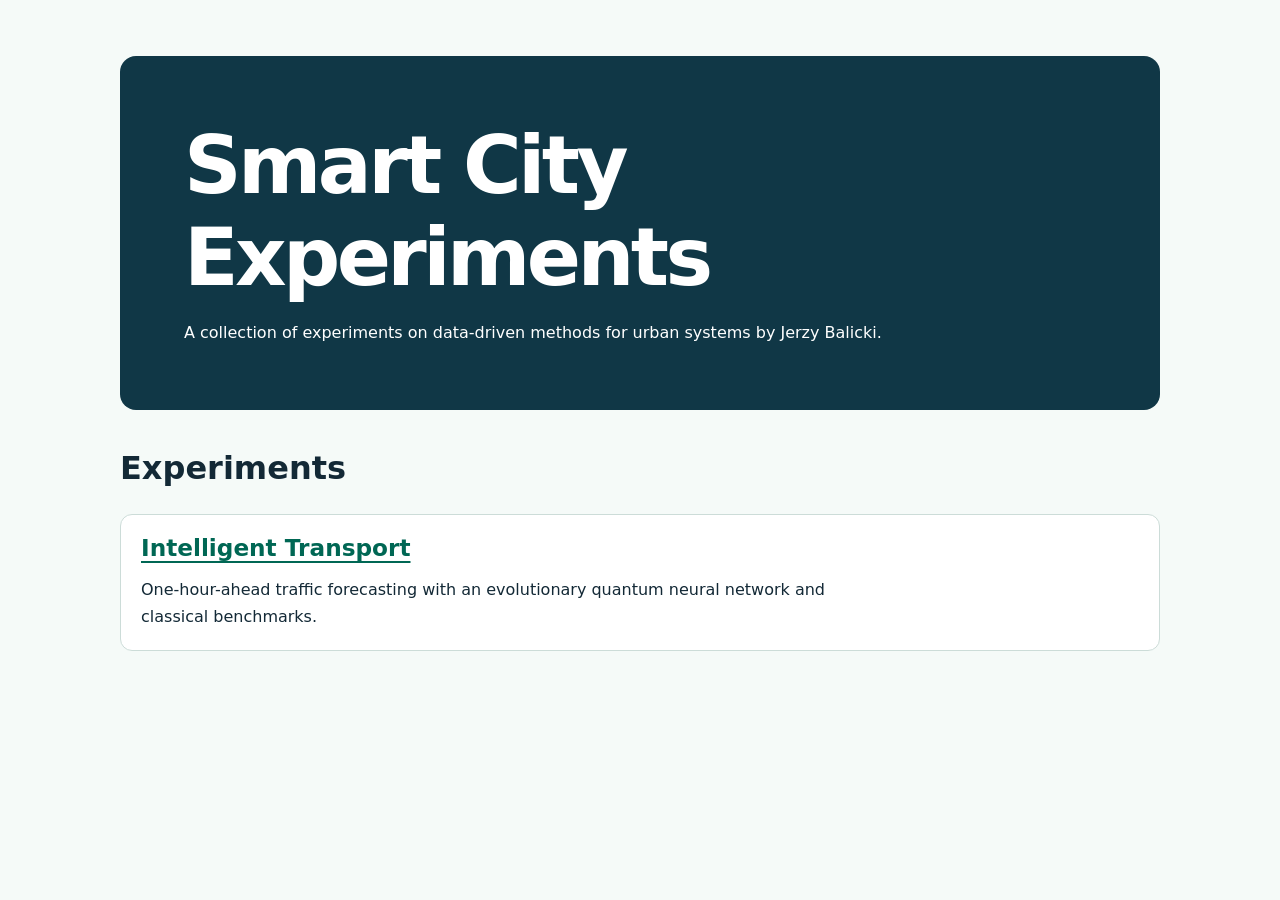
<file: index.html>
<!doctype html>
<html lang="en">
<head>
<meta charset="utf-8">
<meta name="viewport" content="width=device-width, initial-scale=1">
<meta name="description" content="A collection of smart city research experiments.">
<title>Smart City Experiments by Jerzy Balicki</title>
<link rel="stylesheet" href="style.css">
</head>
<body>
<main>
<header class="hero">
<h1>Smart City<br>Experiments</h1>
<p>A collection of experiments on data-driven methods for urban systems by Jerzy Balicki.</p>
</header>
<section aria-labelledby="experiments">
<h2 id="experiments">Experiments</h2>
<article class="card">
<h3><a href="experiments/intelligent-transport/">Intelligent Transport</a></h3>
<p>One-hour-ahead traffic forecasting with an evolutionary quantum neural network and classical benchmarks.</p>
</article>
</section>
</main>
</body>
</html>
</html>
</file>
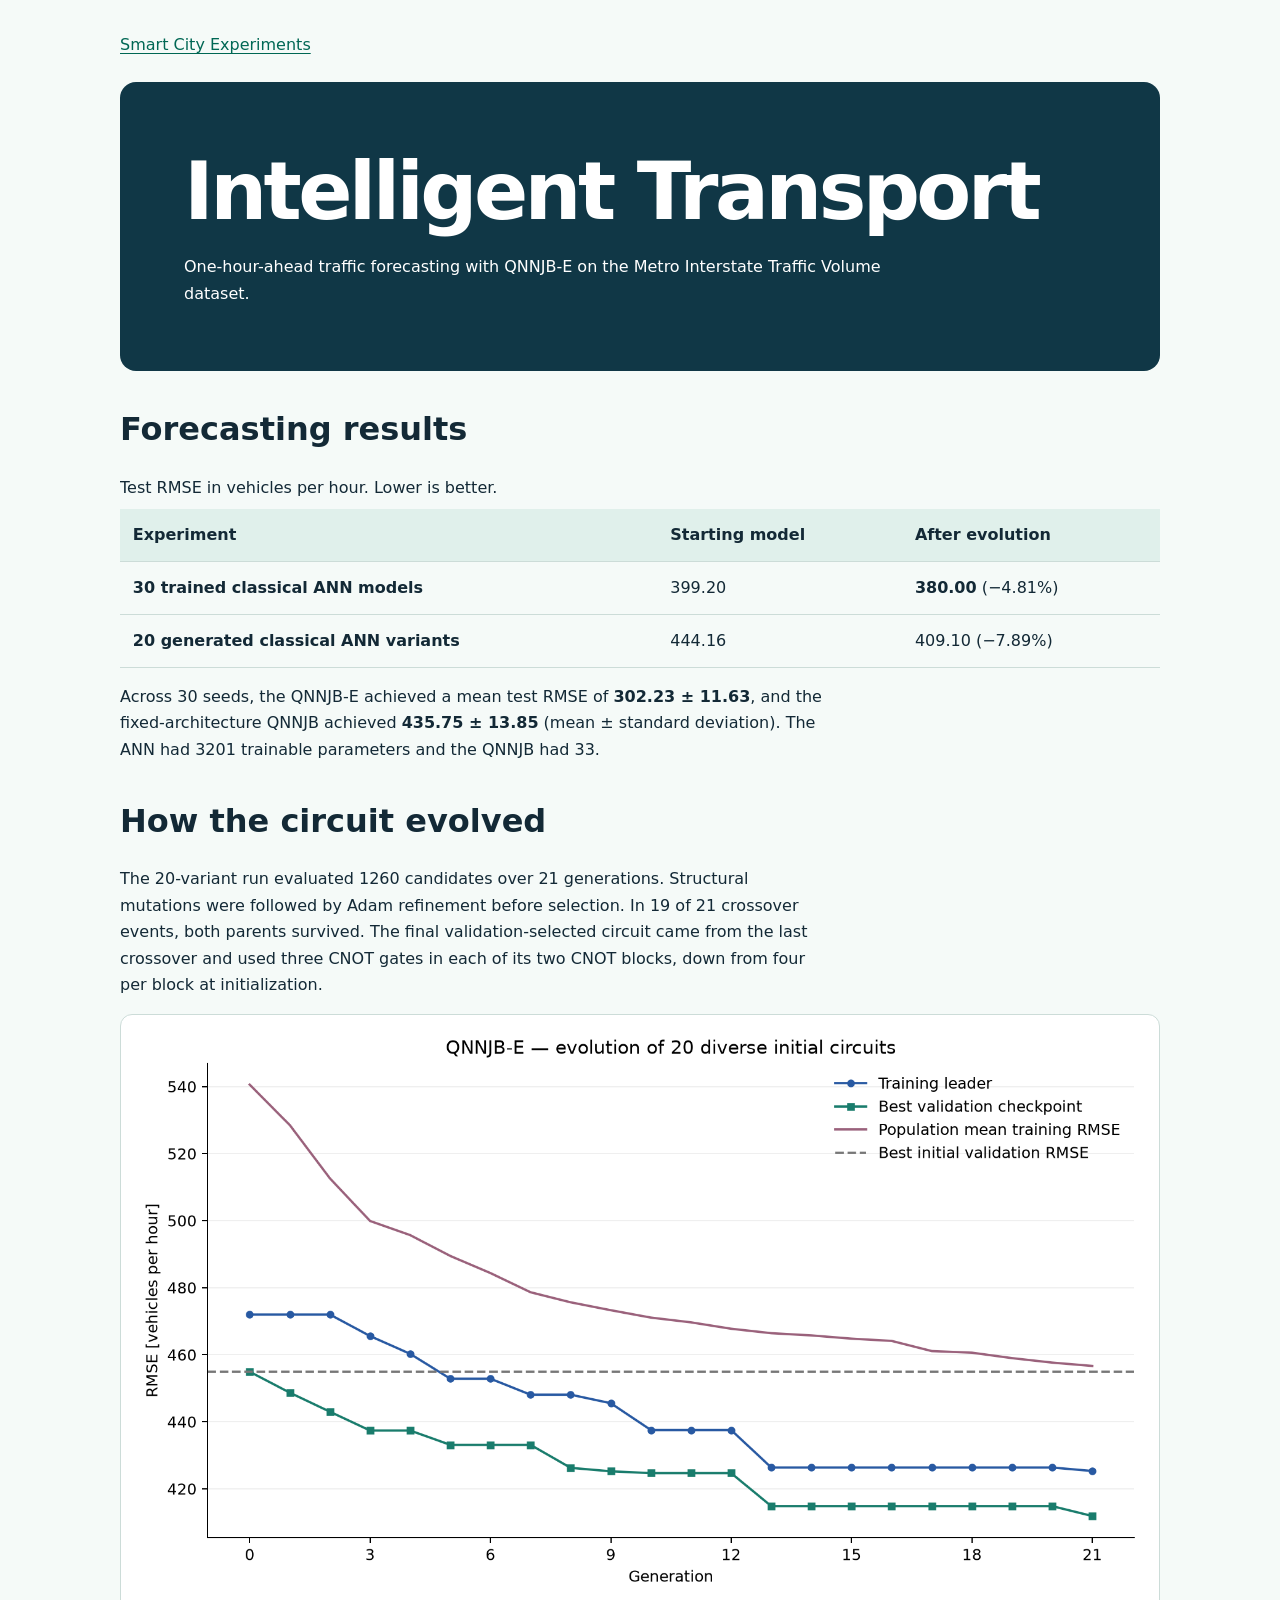
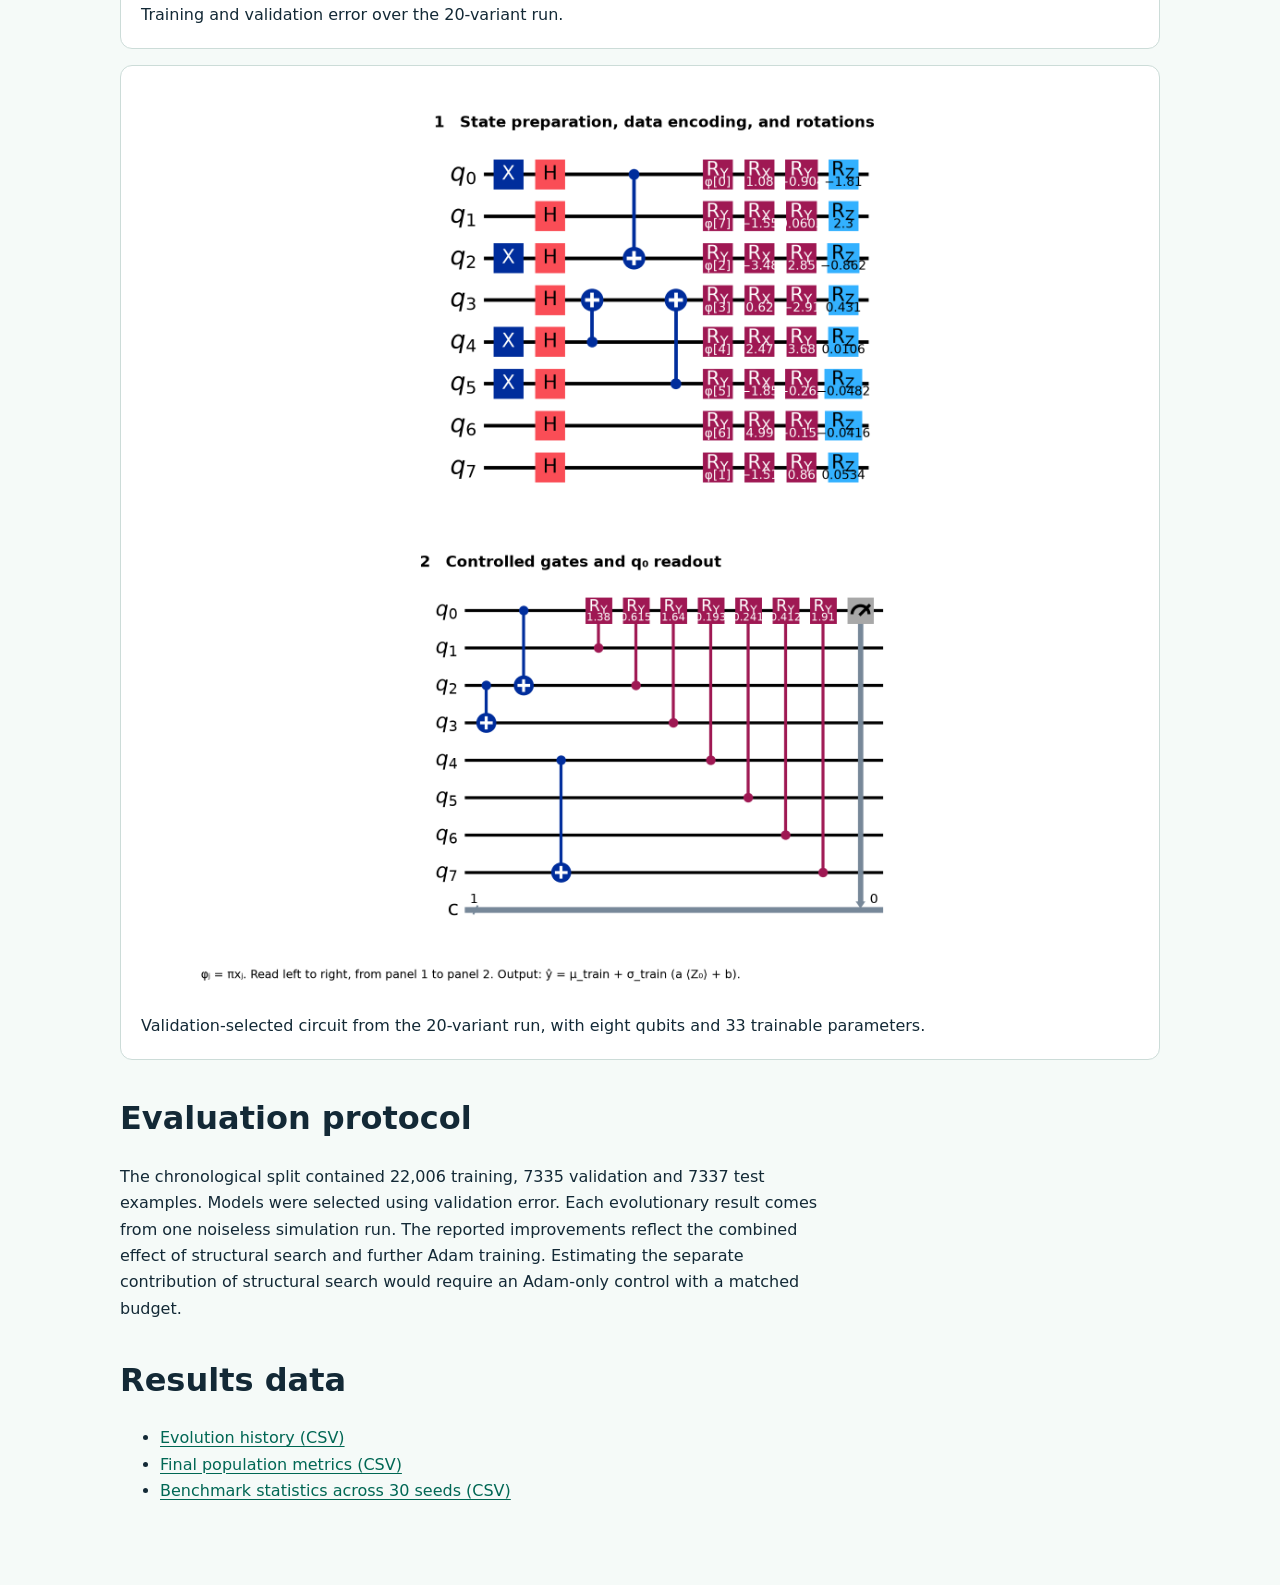
<file: experiments/intelligent-transport/index.html>
<!doctype html>
<html lang="en">
<head>
<meta charset="utf-8">
<meta name="viewport" content="width=device-width, initial-scale=1">
<meta name="description" content="One-hour-ahead traffic forecasting with QNNJB-E on the Metro Interstate Traffic Volume dataset.">
<title>Intelligent Transport | Smart City Experiments</title>
<link rel="stylesheet" href="../../style.css">
</head>
<body>
<main>
<nav aria-label="Site"><a href="../../">Smart City Experiments</a></nav>
<header class="hero">
<h1>Intelligent Transport</h1>
<p>One-hour-ahead traffic forecasting with QNNJB-E on the Metro Interstate Traffic Volume dataset.</p>
</header>
<section aria-labelledby="results">
<h2 id="results">Forecasting results</h2>
<div class="table" tabindex="0" role="region" aria-label="Test RMSE comparison">
<table>
<caption>Test RMSE in vehicles per hour. Lower is better.</caption>
<thead><tr><th scope="col">Experiment</th><th scope="col">Starting model</th><th scope="col">After evolution</th></tr></thead>
<tbody>
<tr><th scope="row">30 trained classical ANN models</th><td>399.20</td><td><strong>380.00</strong> (−4.81%)</td></tr>
<tr><th scope="row">20 generated classical ANN variants</th><td>444.16</td><td>409.10 (−7.89%)</td></tr>
</tbody>
</table>
</div>
<p>Across 30 seeds, the QNNJB-E achieved a mean test RMSE of <strong>302.23 ± 11.63</strong>, and the fixed-architecture QNNJB achieved <strong>435.75 ± 13.85</strong> (mean ± standard deviation). The ANN had 3201 trainable parameters and the QNNJB had 33.</p>
</section>
<section aria-labelledby="evolution">
<h2 id="evolution">How the circuit evolved</h2>
<p>The 20-variant run evaluated 1260 candidates over 21 generations. Structural mutations were followed by Adam refinement before selection. In 19 of 21 crossover events, both parents survived. The final validation-selected circuit came from the last crossover and used three CNOT gates in each of its two CNOT blocks, down from four per block at initialization.</p>
<figure>
<a href="evolution_progress.png"><img src="evolution_progress.png" alt="Recorded progression of training and validation error across generations"></a>
<figcaption>Training and validation error over the 20-variant run.</figcaption>
</figure>
<figure>
<a href="winner_Qiskit.png"><img src="winner_Qiskit.png" alt="Qiskit diagram of the eight-qubit circuit selected on validation"></a>
<figcaption>Validation-selected circuit from the 20-variant run, with eight qubits and 33 trainable parameters.</figcaption>
</figure>
</section>
<section aria-labelledby="protocol">
<h2 id="protocol">Evaluation protocol</h2>
<p>The chronological split contained 22,006 training, 7335 validation and 7337 test examples. Models were selected using validation error. Each evolutionary result comes from one noiseless simulation run. The reported improvements reflect the combined effect of structural search and further Adam training. Estimating the separate contribution of structural search would require an Adam-only control with a matched budget.</p>
</section>
<section aria-labelledby="downloads">
<h2 id="downloads">Results data</h2>
<ul>
<li><a href="history.csv" download>Evolution history (CSV)</a></li>
<li><a href="final_population_metrics.csv" download>Final population metrics (CSV)</a></li>
<li><a href="statistics.csv" download>Benchmark statistics across 30 seeds (CSV)</a></li>
</ul>
</section>
</main>
</body>
</html>
</file>
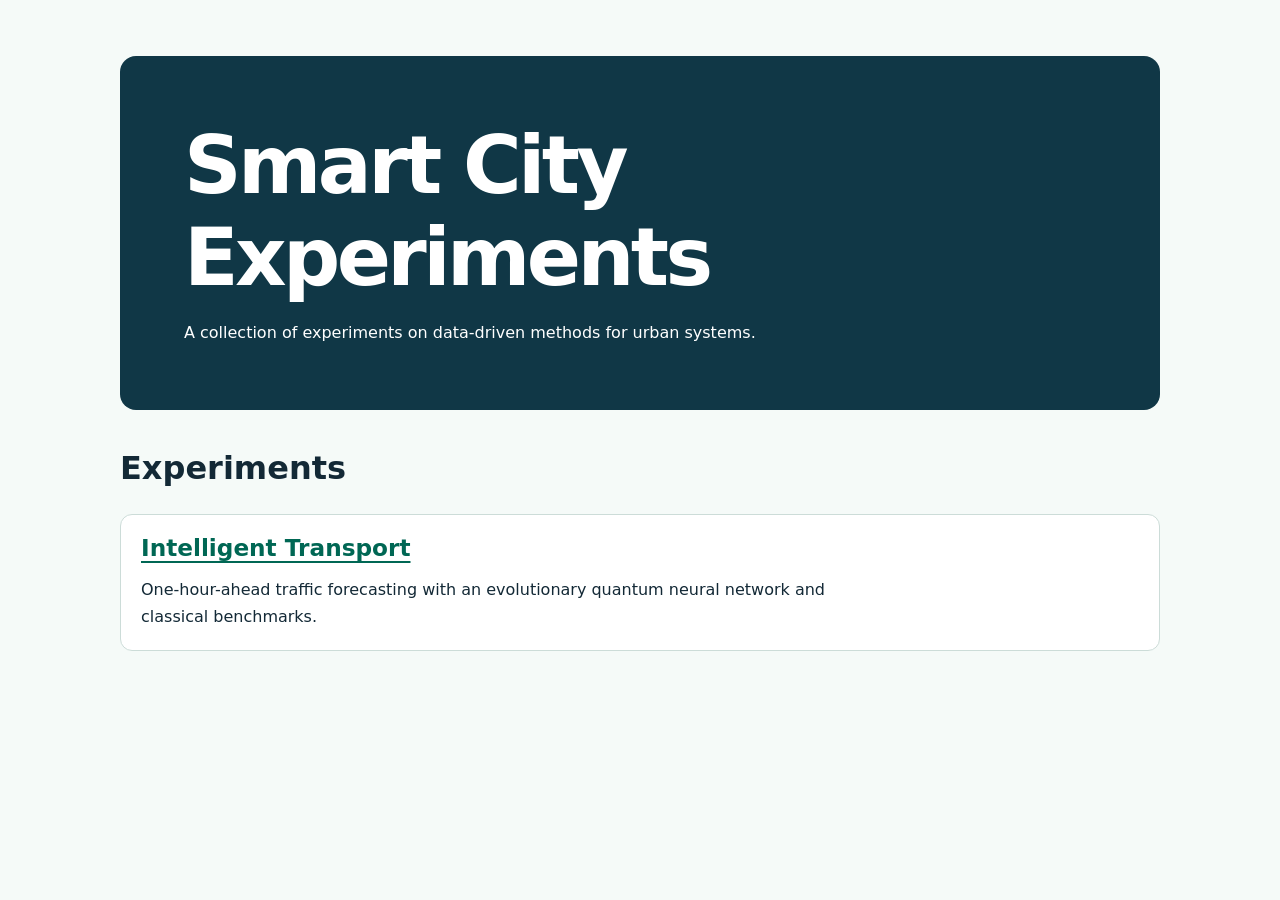
<file: index (1).html>
<!doctype html>
<html lang="en">
<head>
<meta charset="utf-8">
<meta name="viewport" content="width=device-width, initial-scale=1">
<meta name="description" content="A collection of smart city research experiments.">
<title>Smart City Experiments</title>
<link rel="stylesheet" href="style.css">
</head>
<body>
<main>
<header class="hero">
<h1>Smart City<br>Experiments</h1>
<p>A collection of experiments on data-driven methods for urban systems.</p>
</header>
<section aria-labelledby="experiments">
<h2 id="experiments">Experiments</h2>
<article class="card">
<h3><a href="experiments/intelligent-transport/">Intelligent Transport</a></h3>
<p>One-hour-ahead traffic forecasting with an evolutionary quantum neural network and classical benchmarks.</p>
</article>
</section>
</main>
</body>
</html>
</file>
<file: style.css>
:root{color-scheme:light;--ink:#132936;--accent:#006754;--line:#ccdcd8;--paper:#f5faf8}
*{box-sizing:border-box}
body{margin:0;background:var(--paper);color:var(--ink);font:1rem/1.65 system-ui,sans-serif}
main{width:min(100% - 2rem,65rem);margin:auto;padding:2rem 0 4rem}
.hero{background:#103746;color:white;padding:clamp(1.5rem,6vw,4rem);border-radius:1rem;margin:1.5rem 0 2.5rem}
h1,h2,h3{line-height:1.15;margin-top:0}
h1{font-size:clamp(2.4rem,7vw,5rem);letter-spacing:-.045em;margin-bottom:1rem}
h2{font-size:clamp(1.5rem,4vw,2rem)}
h3{font-size:1.45rem;margin-bottom:.5rem}
p{max-width:70ch}
.hero p,.card p{margin-bottom:0}
section{margin-top:2.5rem}
a{color:var(--accent);text-underline-offset:.2em}
a:focus-visible,[tabindex]:focus-visible{outline:3px solid var(--accent);outline-offset:4px}
.card,figure{padding:1.25rem;border:1px solid var(--line);border-radius:.75rem;background:white}
figure{margin:1rem 0}
figure img{display:block;width:100%;height:auto}
figcaption{margin-top:.75rem}
.table{overflow:auto}
table{width:100%;border-collapse:collapse;text-align:left}
caption{text-align:left;margin-bottom:.5rem}
th,td{padding:.8rem;border-bottom:1px solid var(--line)}
thead{background:#e0f0eb}
</file>
